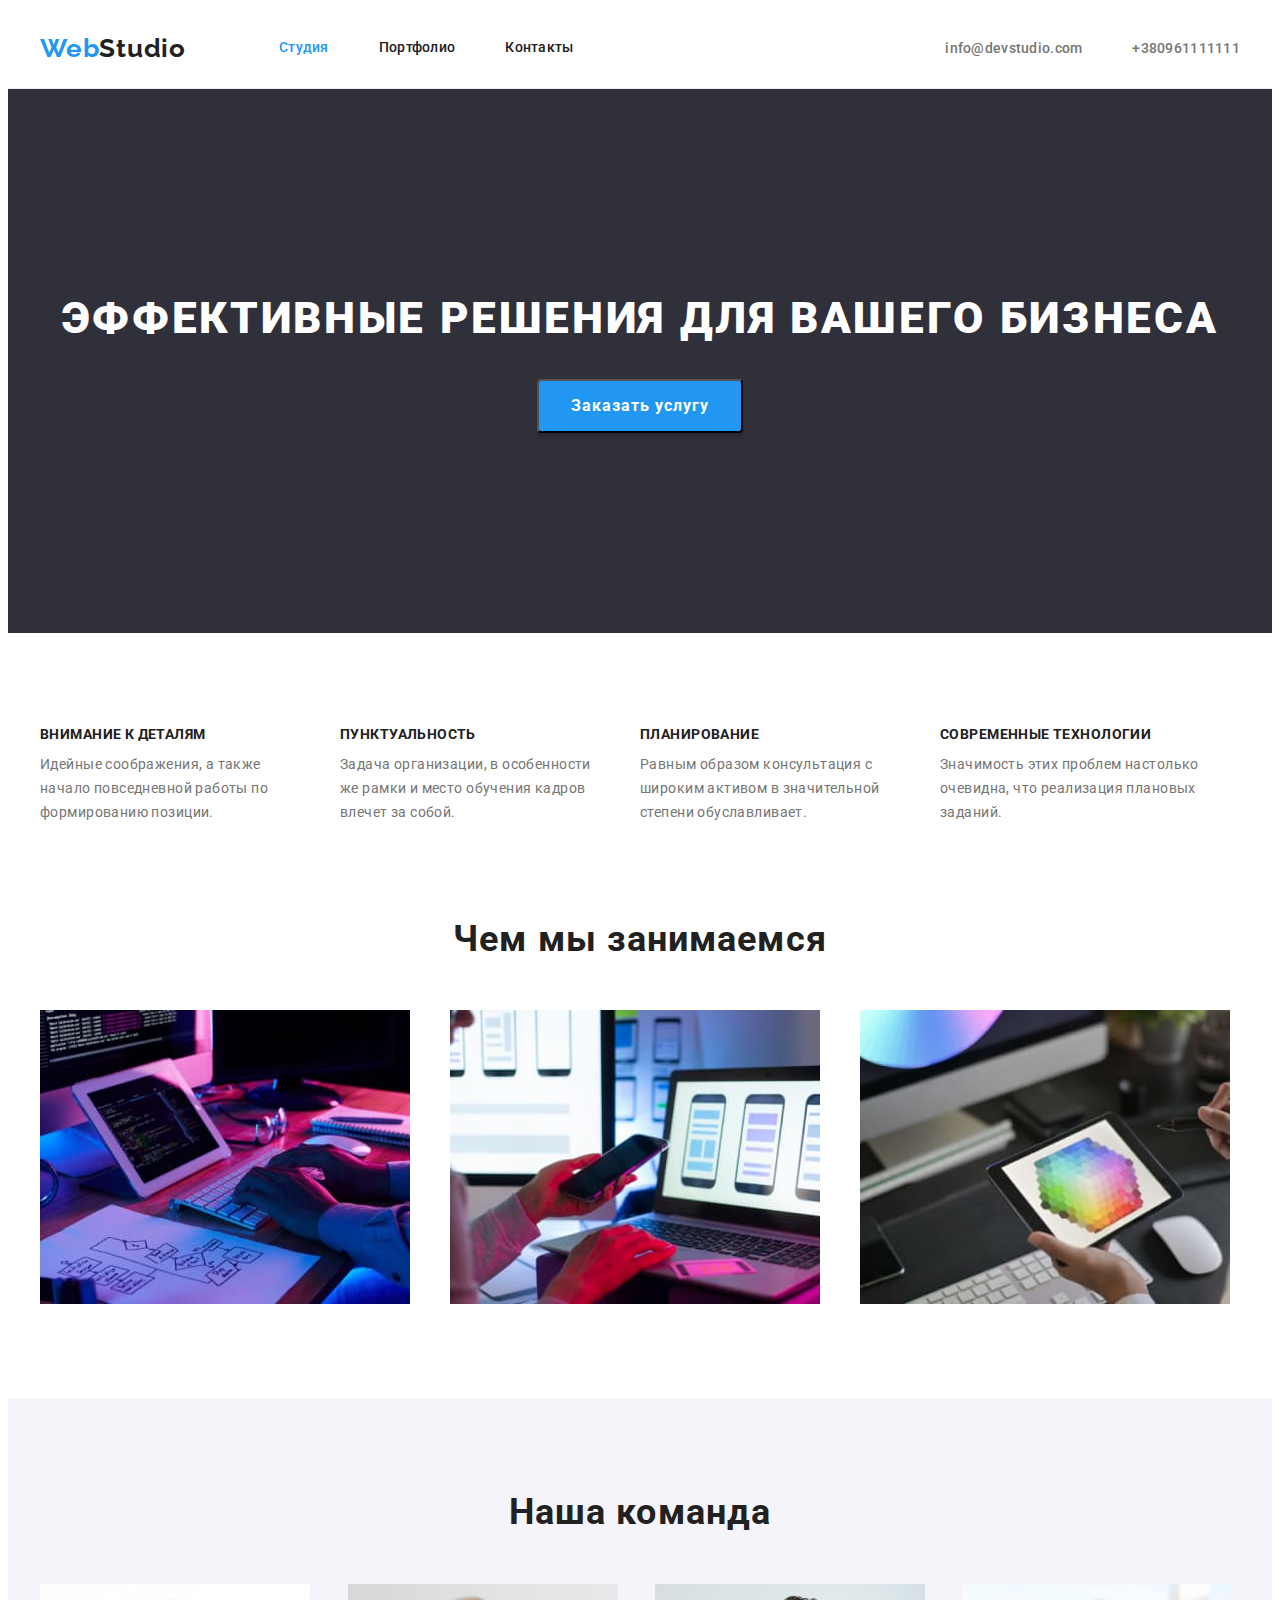
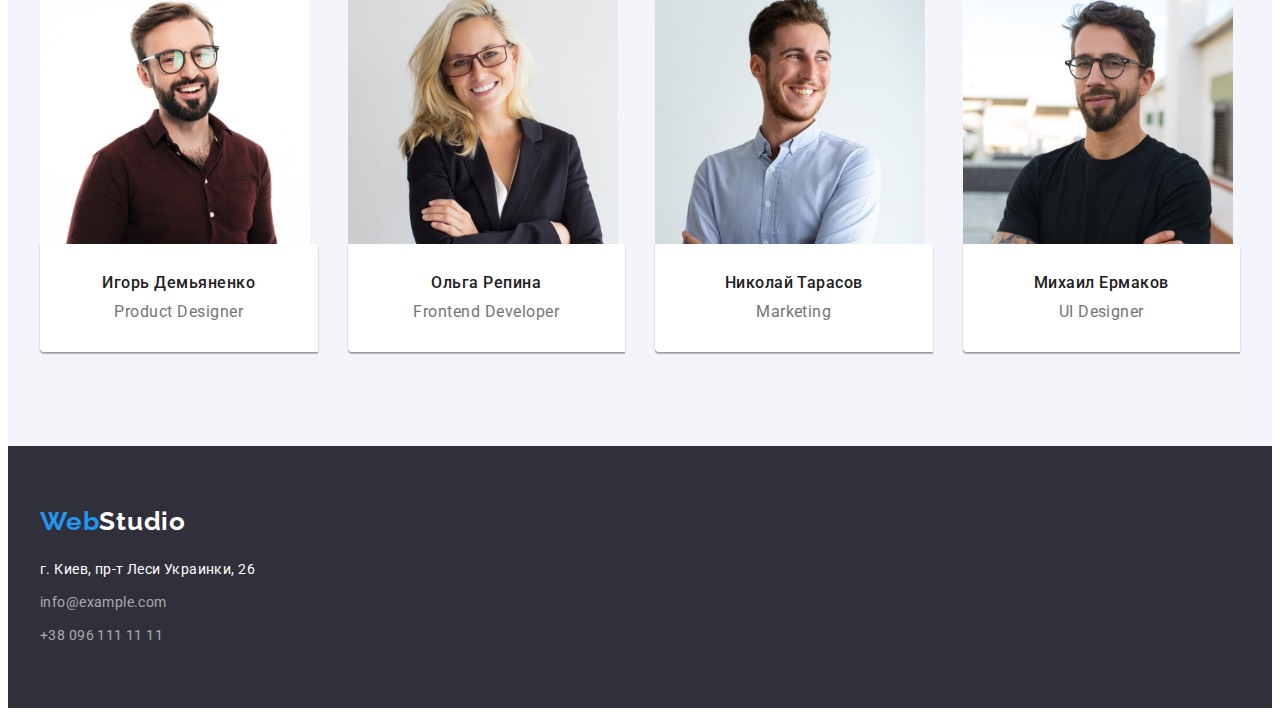
<file: index.html>
<!DOCTYPE html>
<html lang="ru">
  <head>
    <meta charset="UTF-8" />
    <meta http-equiv="X-UA-Compatible" content="IE=edge" />
    <meta name="viewport" content="width=device-width, initial-scale=1.0" />
    <title>Web Studio</title>
    <link rel="preconnect" href="https://fonts.googleapis.com" />
    <link rel="preconnect" href="https://fonts.gstatic.com" crossorigin />
    <link
      href="https://fonts.googleapis.com/css2?family=Raleway:wght@700&family=Roboto:wght@400;500;700;900&display=swap"
      rel="stylesheet"
    />
    <link
      rel="stylesheet"
      href="https://cdnjs.cloudflare.com/ajax/libs/modern-normalize/1.1.0/modern-normalize.min.css"
      integrity="sha512-wpPYUAdjBVSE4KJnH1VR1HeZfpl1ub8YT/NKx4PuQ5NmX2tKuGu6U/JRp5y+Y8XG2tV+wKQpNHVUX03MfMFn9Q=="
      crossorigin="anonymous"
      referrerpolicy="no-referrer"
    />
    <link rel="stylesheet" href="./css/styles.css" />
  </head>
  <body>
    <!--Заголовок-->
    <header class="header">
      <div class="container header-container">
        <a class="header-logo link" href="./index.html"
          ><span class="accent">Web</span>Studio</a
        >
        <nav class="header-nav">
          <ul class="list header-list">
            <li class="header-item">
              <a class="link header-link current" href="./index.html">Студия</a>
            </li>
            <li class="header-item">
              <a class="link header-link" href="./portfolio.html">Портфолио</a>
            </li>
            <li class="header-item">
              <a class="link header-link" href="">Контакты</a>
            </li>
          </ul>
        </nav>

        <ul class="list header-contact-list">
          <li class="heder-contact-item">
            <a class="link header-auth-nav" href="mailto:info@devstudio.com"
              >info@devstudio.com</a
            >
          </li>
          <li class="heder-contact-item">
            <a class="link header-auth-nav" href="tel:+380961111111"
              >+380961111111</a
            >
          </li>
        </ul>
      </div>
    </header>

    <main>
      <!--Cекция 1-->
      <section class="hero">
        <div class="container">
          <h1 class="hero-title">ЭФФЕКТИВНЫЕ РЕШЕНИЯ ДЛЯ ВАШЕГО БИЗНЕСА</h1>
          <button type="button" class="button-primary">Заказать услугу</button>
        </div>
      </section>
      <!--Секция 2-->
      <section class="about">
        <div class="container">
          <h2 class="visually-hidden">Задания студии</h2>
          <ul class="list about-list">
            <li class="about-item">
              <h3 class="about-title">Внимание к деталям</h3>
              <p class="about-text">
                Идейные соображения, а также начало повседневной работы по
                формированию позиции.
              </p>
            </li>
            <li class="about-item">
              <h3 class="about-title">Пунктуальность</h3>
              <p class="about-text">
                Задача организации, в особенности же рамки и место обучения
                кадров влечет за собой.
              </p>
            </li>
            <li class="about-item">
              <h3 class="about-title">Планирование</h3>
              <p class="about-text">
                Равным образом консультация с широким активом в значительной
                степени обуславливает.
              </p>
            </li>
            <li class="about-item">
              <h3 class="about-title">Современные технологии</h3>
              <p class="about-text">
                Значимость этих проблем настолько очевидна, что реализация
                плановых заданий.
              </p>
            </li>
          </ul>
        </div>
      </section>

      <!--Секция 3-->
      <section class="work">
        <div class="container">
          <h2 class="work-title">Чем мы занимаемся</h2>
          <ul class="list work-list">
            <li class="work-item">
              <img
                src="./images/img1.jpg"
                width="370"
                alt="Работа за компьютером"
              />
            </li>
            <li class="work-item">
              <img src="./images/img2.jpg" width="370" alt="Телефон" />
            </li>
            <li class="work-item">
              <img src="./images/img3.jpg" width="370" alt="Планшет" />
            </li>
          </ul>
        </div>
      </section>

      <section class="team">
        <!--Секция 4-->
        <div class="container">
          <h2 class="team-title">Наша команда</h2>
          <ul class="list team-list">
            <li class="team-item">
              <img
                src="./images/img4.jpg"
                width="270"
                alt="Игорь Демьяненко фото"
              />
              <div class="specialists">
                <h3 class="team-after-title">Игорь Демьяненко</h3>
                <p class="team-text"><span lang="en">Product Designer</span></p>
              </div>
            </li>
            <li class="team-item">
              <img
                src="./images/img5.jpg"
                width="270"
                alt="Ольга Репина фото"
              />
              <div class="specialists">
                <h3 class="team-after-title">Ольга Репина</h3>
                <p class="team-text">
                  <span lang="en">Frontend Developer</span>
                </p>
              </div>
            </li>
            <li class="team-item">
              <img
                src="./images/img6.jpg"
                width="270"
                alt="Николай Тарасов фото"
              />
              <div class="specialists">
                <h3 class="team-after-title">Николай Тарасов</h3>
                <p class="team-text"><span lang="en">Marketing</span></p>
              </div>
            </li>
            <li class="team-item">
              <img
                src="./images/img7.jpg"
                width="270"
                alt="Михаил Ермаков фото"
              />
              <div class="specialists">
                <h3 class="team-after-title">Михаил Ермаков</h3>
                <p class="team-text"><span lang="en">UI Designer</span></p>
              </div>
            </li>
          </ul>
        </div>
      </section>
    </main>
    <footer class="footer">
      <!--Подвал-->
      <div class="container">
        <a class="footer-logo link" href="./index.html"
          ><span class="accent">Web</span>Studio
        </a>
        <address class="adress">
          <p class="adress-text">г. Киев, пр-т Леси Украинки, 26</p>
          <ul class="list adress-list">
            <li class="adress-item">
              <a class="link adress-link" href="mailto:info@example.com"
                >info@example.com</a
              >
            </li>
            <li class="adress-item">
              <a class="link adress-link" href="tel:+380961111111"
                >+38 096 111 11 11</a
              >
            </li>
          </ul>
        </address>
      </div>
    </footer>
  </body>
</html>
</file>
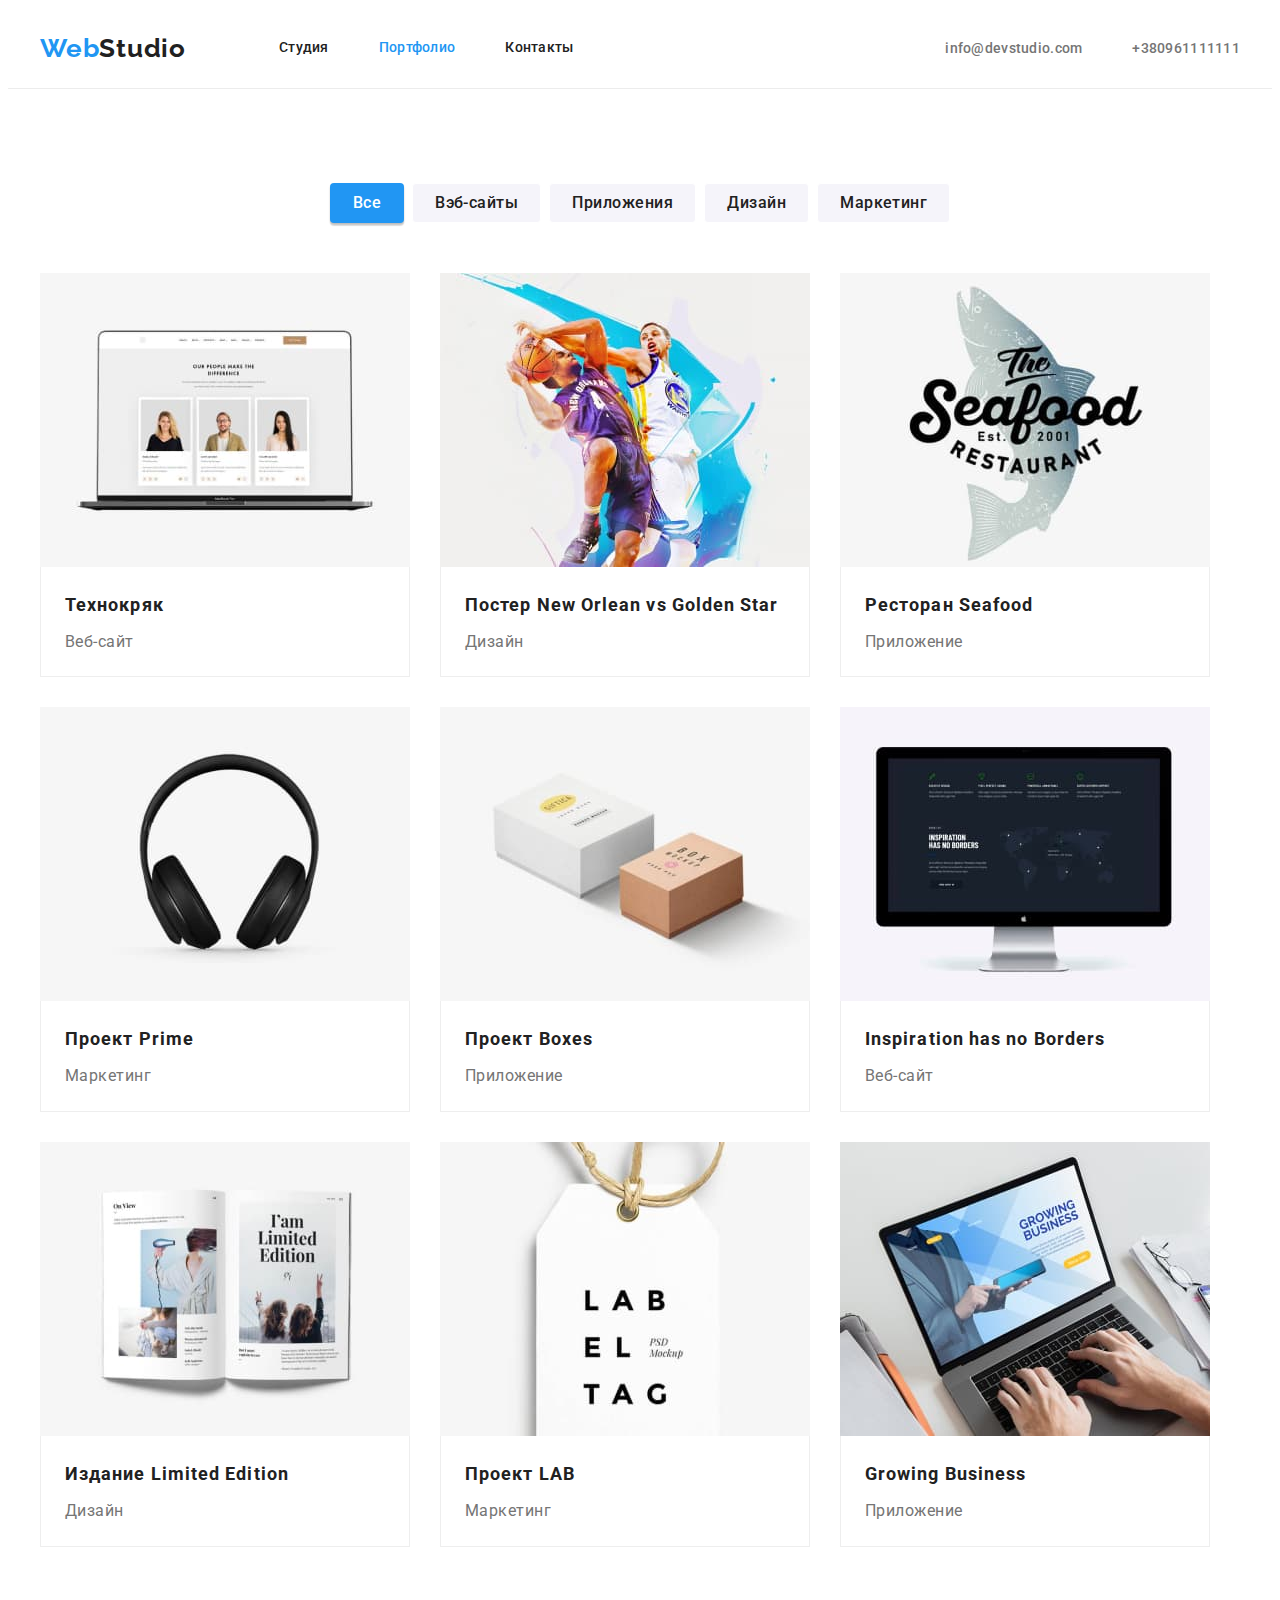
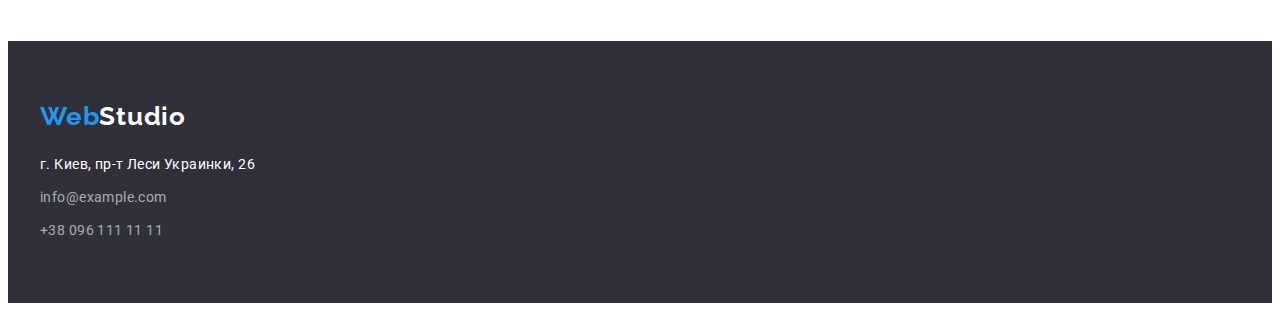
<file: portfolio.html>
<!DOCTYPE html>
<html lang="ru">
  <head>
    <meta charset="UTF-8" />
    <meta http-equiv="X-UA-Compatible" content="IE=edge" />
    <meta name="viewport" content="width=device-width, initial-scale=1.0" />
    <title>Web Studio</title>
    <link rel="preconnect" href="https://fonts.googleapis.com" />
    <link rel="preconnect" href="https://fonts.gstatic.com" crossorigin />
    <link
      href="https://fonts.googleapis.com/css2?family=Raleway:wght@700&family=Roboto:wght@400;500;700;900&display=swap"
      rel="stylesheet"
    />
    <link
      rel="stylesheet"
      href="https://cdnjs.cloudflare.com/ajax/libs/modern-normalize/1.1.0/modern-normalize.min.css"
      integrity="sha512-wpPYUAdjBVSE4KJnH1VR1HeZfpl1ub8YT/NKx4PuQ5NmX2tKuGu6U/JRp5y+Y8XG2tV+wKQpNHVUX03MfMFn9Q=="
      crossorigin="anonymous"
      referrerpolicy="no-referrer"
    />
    <link rel="stylesheet" href="./css/styles.css" />
  </head>
  <body>
    <!--Заголовок-->
    <header class="header">
      <div class="container header-container">
        <a class="header-logo link" href="./index.html"
          ><span class="accent">Web</span>Studio</a
        >
        <nav class="header-nav">
          <ul class="list header-list">
            <li class="header-item">
              <a class="link header-link" href="./index.html">Студия</a>
            </li>
            <li class="header-item">
              <a class="link header-link current" href="./portfolio.html"
                >Портфолио</a
              >
            </li>
            <li class="header-item">
              <a class="link header-link" href="">Контакты</a>
            </li>
          </ul>
        </nav>

        <ul class="list header-contact-list">
          <li class="heder-contact-item">
            <a class="link header-auth-nav" href="mailto:info@devstudio.com"
              >info@devstudio.com</a
            >
          </li>
          <li class="heder-contact-item">
            <a class="link header-auth-nav" href="tel:+380961111111"
              >+380961111111</a
            >
          </li>
        </ul>
      </div>
    </header>

    <main>
      <section class="portfolio">
        <div class="container">
          <h1 class="visually-hidden">Проэкты</h1>
          <ul class="list button-list">
            <li class="button-item">
              <button type="button" class="button-blue">Все</button>
            </li>
            <li class="button-item">
              <button type="button" class="button">Вэб-сайты</button>
            </li>
            <li class="button-item">
              <button type="button" class="button">Приложения</button>
            </li>
            <li class="button-item">
              <button type="button" class="button">Дизайн</button>
            </li>
            <li class="button-item">
              <button type="button" class="button">Маркетинг</button>
            </li>
          </ul>

          <ul class="list project-list">
            <li class="project-item">
              <a class="link project-link" href="">
                <img src="./images1/img1.jpg" alt="команда вебсайта" />
                <div class="projects">
                  <h2 class="project-title">Технокряк</h2>
                  <p class="project-text">Веб-сайт</p>
                </div>
              </a>
            </li>
            <li class="project-item">
              <a class="link project-link" href="">
                <img
                  src="./images1/img2.jpg"
                  width="370"
                  alt="Два баскетболиста"
                />
                <div class="projects">
                  <h2 class="project-title">
                    Постер <span lang="en">New Orlean vs Golden Star</span>
                  </h2>
                  <p class="project-text">Дизайн</p>
                </div>
              </a>
            </li>
            <li class="project-item">
              <a class="link project-link" href="">
                <img
                  src="./images1/img3.jpg"
                  width="370"
                  alt="Название ресторана Seafood "
                />
                <div class="projects">
                  <h2 class="project-title">
                    Ресторан <span lang="en">Seafood</span>
                  </h2>
                  <p class="project-text">Приложение</p>
                </div>
              </a>
            </li>
            <li class="project-item">
              <a class="link project-link" href="">
                <img src="./images1/img4.jpg" width="370" alt="Наушники" />
                <div class="projects">
                  <h2 class="project-title">
                    Проект <span lang="en">Prime</span>
                  </h2>
                  <p class="project-text">Маркетинг</p>
                </div>
              </a>
            </li>
            <li class="project-item">
              <a class="link project-link" href="">
                <img src="./images1/img5.jpg" width="370" alt="Две коробки" />
                <div class="projects">
                  <h2 class="project-title">
                    Проект <span lang="en">Boxes</span>
                  </h2>
                  <p class="project-text">Приложение</p>
                </div>
              </a>
            </li>
            <li class="project-item">
              <a class="link project-link" href="">
                <img src="./images1/img6.jpg" width="370" alt="Ноубук" />
                <div class="projects">
                  <h2 class="project-title">
                    <span lang="en">Inspiration has no Borders</span>
                  </h2>
                  <p class="project-text">Веб-сайт</p>
                </div>
              </a>
            </li>
            <li class="project-item">
              <a class="link project-link" href="">
                <img src="./images1/img7.jpg" width="370" alt="Журнал" />
                <div class="projects">
                  <h2 class="project-title">
                    Издание <span lang="en">Limited Edition</span>
                  </h2>
                  <p class="project-text">Дизайн</p>
                </div>
              </a>
            </li>
            <li class="project-item">
              <a class="link project-link" href="">
                <img src="./images1/img8.jpg" width="370" alt="Брелок" />
                <div class="projects">
                  <h2 class="project-title">
                    Проект <span lang="en">LAB</span>
                  </h2>
                  <p class="project-text">Маркетинг</p>
                </div>
              </a>
            </li>
            <li class="project-item">
              <a class="link project-link" href="">
                <img src="./images1/img9.jpg" width="370" alt="Ноутбук" />
                <div class="projects">
                  <h2 class="project-title">
                    <span lang="en">Growing Business</span>
                  </h2>
                  <p class="project-text">Приложение</p>
                </div>
              </a>
            </li>
          </ul>
        </div>
      </section>
    </main>

    <footer class="footer">
      <!--Подвал-->
      <div class="container">
        <a class="footer-logo link" href="./index.html"
          ><span class="accent">Web</span>Studio
        </a>
        <address class="adress">
          <p class="adress-text">г. Киев, пр-т Леси Украинки, 26</p>
          <ul class="list adress-list">
            <li class="adress-item">
              <a class="link adress-link" href="mailto:info@example.com"
                >info@example.com</a
              >
            </li>
            <li class="adress-item">
              <a class="link adress-link" href="tel:+380961111111"
                >+38 096 111 11 11</a
              >
            </li>
          </ul>
        </address>
      </div>
    </footer>
  </body>
</html>
</file>
<file: css/styles.css>
/* цвет основного текста #212121; */
/* вторичный цвет текста: #757575;*/
/* белый #ffffff;*/
/* акцент #2196f3;*/
/* rgba цвет  #ffffff99 */
/* вторичый цвет фона #ffffff; */

:root {
  --primary-text-color: #212121;
  --secondery-text-color: #757575;
  --white-color: #ffffff;
  --accent-color: #2196f3;
  --bg-color2: #2f303a;
  --bg-color1: #ffffff;
  --bg-color3: #f5f4fa;
  --rgba-color: rgba(255, 255, 255, 0.6);
  --btn-hover-color: #188ce8;
}

/* Index.html */
p,
h1,
h2,
h3,
h4,
h5,
h6,
p {
  margin: 0;
}
ul {
  margin: 0;
  padding: 0;
}

button {
  cursor: pointer;
}

img {
  display: block;
}

.visually-hidden {
  position: absolute;
  white-space: nowrap;
  width: 1px;
  height: 1px;
  overflow: hidden;
  border: 0;
  padding: 0;
  clip: rect(0 0 0 0);
  clip-path: inset(50%);
  margin: -1px;
}

body {
  color: var(--primary-text-color);
  font-family: Roboto, sans-serif;
  background-color: var(--bg-color1);
}

.list {
  list-style: none;
}

.link {
  text-decoration: none;
}

.container {
  width: 1200px;
  padding-right: 15px;
  padding-left: 15px;
  margin: 0 auto;
  /* outline: 2px solid tomato; */
}

.header {
  border-bottom: 1px solid #ececec;
}

.header-list {
  display: flex;
}

.header-contact-list {
  display: flex;
  margin-left: auto;
}

.header-container {
  display: flex;
  align-items: center;
}

/* Logo */
.header-logo {
  color: var(--primary-text-color);
  font-family: 'Raleway', sans-serif;
  letter-spacing: 0.03em;
  font-size: 26px;
  line-height: 1.19;
  font-weight: 700;
  margin-right: 93px;
}

.header-logo .accent {
  color: var(--accent-color);
}

/* header-nav */

.header-link {
  color: var(--primary-text-color);
  letter-spacing: 0.02em;
  font-weight: 500;
  font-size: 14px;
  line-height: 1.14;
  padding-top: 32px;
  padding-bottom: 32px;
  display: block;
}

.header-link:hover,
.header-link:focus {
  color: var(--accent-color);
}

.header-link.current {
  color: var(--accent-color);
}

.header-item:not(:last-child) {
  margin-right: 50px;
}
.heder-contact-item:not(:last-child) {
  margin-right: 50px;
}
/*header-auth-nav */
.header-auth-nav {
  color: var(--secondery-text-color);
  letter-spacing: 0.02em;
  font-weight: 500;
  font-size: 14px;
  line-height: 1.14;
}

.header-auth-nav:hover,
.header-auth-nav:focus {
  color: var(--accent-color);
}

/* Неro */
.hero {
  background-color: var(--bg-color2);
  text-align: center;
  padding-top: 200px;
  padding-bottom: 200px;
}
.hero-title {
  color: var(--white-color);
  letter-spacing: 0.06em;
  font-weight: 900;
  font-size: 44px;
  line-height: 1.36;
  text-align: center;
  text-transform: uppercase;
  margin-bottom: 30px;
}

/* Button-primary */
.button-primary {
  color: var(--white-color);
  background-color: var(--accent-color);
  letter-spacing: 0.06em;
  font-size: 16px;
  line-height: 1.87;
  font-family: inherit;
  font-weight: 700;
  border-radius: 4px;
  box-shadow: 0px 4px 4px rgba(0, 0, 0, 0.15);
  padding: 10px 32px;
  min-width: 200px;
  min-height: 50px;
}

.button-primary:hover,
.button-primary:focus {
  background-color: var(--btn-hover-color);
}

/* About*/
.about {
  padding-top: 94px;
  padding-bottom: 94px;
}

.about-list {
  display: flex;
}
.about-item:not(:last-child) {
  margin-right: 30px;
  max-width: 270px;
}

.about-title {
  letter-spacing: 0.03em;
  font-size: 14px;
  line-height: 1.14;
  font-weight: 700;
  text-transform: uppercase;
  margin-bottom: 10px;
}

.about-text {
  color: var(--secondery-text-color);
  letter-spacing: 0.03em;
  font-size: 14px;
  line-height: 1.71;
}

/* Work */
.work {
  padding-bottom: 94px;
}
.work-list {
  display: flex;
  margin-left: -30px;
}
.work-item {
  width: calc(100% / 3 - 30px);
  margin-left: 30px;
}

.work-title {
  font-size: 36px;
  line-height: 1, 16;
  text-align: center;
  letter-spacing: 0.03em;
  font-weight: 700;
  margin-bottom: 50px;
}

/* Team */
.specialists {
  padding-top: 30px;
  padding-bottom: 30px;
  background-color: var(--white-color);
  box-shadow: 0px 1px 3px rgba(0, 0, 0, 0.12), 0px 1px 1px rgba(0, 0, 0, 0.14),
    0px 2px 1px rgba(0, 0, 0, 0.2);
  border-radius: 0 4px;
}

.team {
  background-color: var(--bg-color3);
  padding-top: 94px;
  padding-bottom: 94px;
}

.team-list {
  display: flex;
  margin-left: -30px;
}

.team-item {
  width: calc(100% / 4 - 30px);
  margin-left: 30px;
}

/* .team-item:not(:last-child) {
  margin-right: 30px;
} */

.team-title {
  font-size: 36px;
  line-height: 1.16;
  font-weight: 700;
  text-align: center;
  letter-spacing: 0.03em;
  margin-bottom: 50px;
}

.team-after-title {
  font-size: 16px;
  line-height: 1.18;
  font-weight: 500;
  text-align: center;
  letter-spacing: 0.03em;
  margin-bottom: 10px;
}

.team-text {
  color: var(--secondery-text-color);
  font-size: 16px;
  line-height: 1.18;
  text-align: center;
  letter-spacing: 0.03em;
}

/* Footer */
.footer {
  letter-spacing: 0.03em;
  font-size: 14px;
  line-height: 1.71;
  background-color: var(--bg-color2);
  padding-top: 60px;
  padding-bottom: 60px;
}

.footer-logo {
  color: var(--white-color);
  font-family: 'Raleway', sans-serif;
  font-size: 26px;
  line-height: 1.19;
  letter-spacing: 0.03em;
  font-weight: 700;
}

.footer-logo .accent {
  color: var(--accent-color);
}
.adress {
  margin-top: 20px;
}

.adress-text {
  color: var(--white-color);
  font-style: normal;
  margin-bottom: 9px;
}

.adress-item:not(:last-child) {
  margin-bottom: 9px;
}

.adress-link {
  color: var(--rgba-color);
  font-style: normal;
}

.adress-link:hover,
.adress-link:focus {
  color: var(--accent-color);
}

/* portfolio.html */
.portfolio {
  padding-top: 94px;
  padding-bottom: 94px;
}
/* Button */

.button-list {
  display: flex;
  justify-content: center;
  margin-bottom: 50px;
}

.button-item:not(:last-child) {
  margin-right: 8px;
}

.project-list {
  display: flex;
  flex-wrap: wrap;
}

.project-item:not(:nth-child(3n)) {
  margin-right: 30px;
  width: 370px;
}

.project-item {
  margin-bottom: 30px;
}

.project-item:nth-child(n + 7) {
  margin-bottom: 0;
}

.button-blue {
  color: var(--white-color);
  background-color: var(--accent-color);
  font-weight: 500;
  font-size: 16px;
  line-height: 1.6;
  text-align: center;
  letter-spacing: 0.03em;
  font-family: inherit;
  cursor: pointer;
  padding: 6px 22px;
  box-shadow: 0px 3px 1px rgba(0, 0, 0, 0.1), 0px 1px 2px rgba(0, 0, 0, 0.08),
    0px 2px 2px rgba(0, 0, 0, 0.12);
  border-radius: 4px;
  border: 1px solid transparent;
}

.button-blue:hover,
.button-blue:focus {
  color: var(--white-color);
  background-color: var(--accent-color);
}

.button {
  color: var(--primary-text-color);
  background-color: var(--bg-color3);
  font-weight: 500;
  font-size: 16px;
  line-height: 1.6;
  text-align: center;
  letter-spacing: 0.03em;
  font-family: inherit;
  padding: 6px 22px;
  border-radius: 4px;
  border: 1px solid var(--white-color);
}
.button:hover,
.button:focus {
  color: var(--white-color);
  background-color: var(--accent-color);
}

/* Project-title */
.projects {
  padding: 20px 24px;
  background-color: var(--white-color);
  border-bottom: 1px solid #eeeeee;
  border-left: 1px solid #eeeeee;
  border-right: 1px solid #eeeeee;
  box-sizing: border-box;
}

.project-title {
  color: var(--primary-text-color);
  font-weight: 700;
  font-size: 18px;
  line-height: 2;
  letter-spacing: 0.06em;
  margin-bottom: 4px;
}

/* Project-text */
.project-text {
  color: var(--secondery-text-color);
  font-size: 16px;
  line-height: 1.87;
  letter-spacing: 0.03em;
}
</file>
